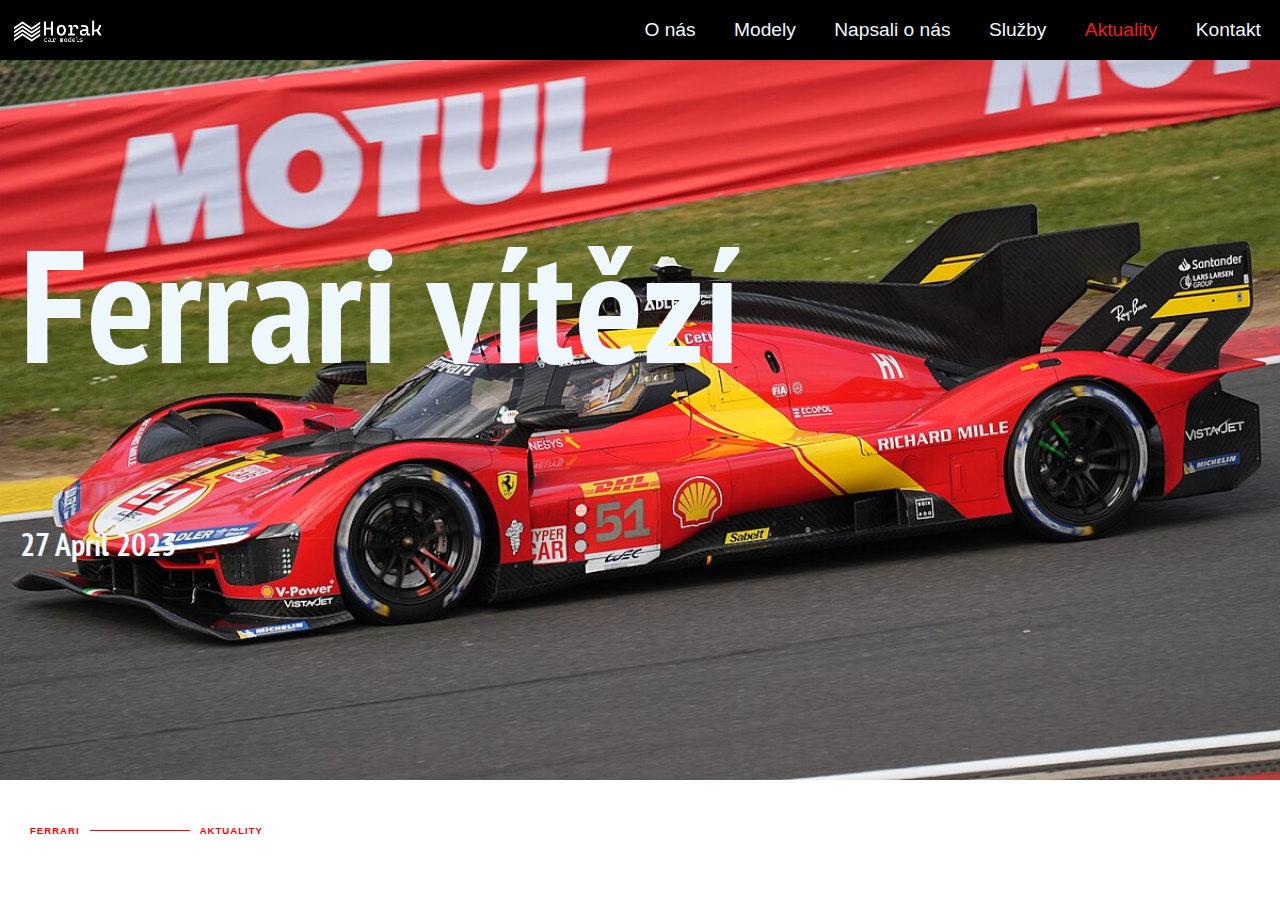
<file: aktuality.html>
<!DOCTYPE html>
<html lang="cs">
    <head>
        <meta charset="UTF-8">
        <meta name="viewport" content="width=device-width, initial-scale=1.0">
        <title>Napsali o nas</title>
        <link rel="stylesheet" href="stylenapsali.css">
        <link rel="stylesheet" href="style.css">
        
        <link rel="preconnect" href="https://fonts.googleapis.com">
        <link rel="preconnect" href="https://fonts.gstatic.com" crossorigin>
        
        <script src="https://unpkg.com/swiper/swiper-bundle.min.js"></script>
        <link href="https://fonts.googleapis.com/css2?family=PT+Sans+Narrow:wght@700&display=swap" rel="stylesheet">
    </head>
    <body>
        <nav class="menu">
            <div class="menu__header">
                <input type="checkbox" class="menu__checkbox" id="menu-checkbox">
                <label for="menu-checkbox" class="menu__toggler">Menu ☰</label>
                <!--  <div class="menu__logo"> -->
                <a href="/" class="menu__logo">
                    <img class="logo--img" src="tata-logo-bila-obdelnik mensi.png" alt="Logo">
                </a>
                <!--   </div> -->
            </div>
            <div class="menu__body">
                <ul class="menu__list">
                    <li class="menu__item">
                        <a class="menu__link active" href="/onas.html">O nás</a>
                    </li>
                    <li class="menu__item">
                        <a class="menu__link active" href="/modely.html">Modely</a>
                    </li>
                    <li class="menu__item">
                        <a class="menu__link active" href="/napsali.html">Napsali o nás</a>
                    </li>
                    <li class="menu__item">
                        <a class="menu__link active" href="/sluzby.html">Služby</a>
                    </li>
                    <li class="menu__item">
                        <a class="menu__link active" href="/aktuality.html">Aktuality</a>
                    </li>
                    <li class="menu__item">
                        <a class="menu__link active" href="/kontakt.html">Kontakt</a>
                    </li>
                </ul>
            </div>
        </nav>
        
        <!------------------------- image ---------------------->
        <!--  <div class="carousel__container"> -->
        <!-- </div> -->
        <div class="carousel-container">
            <div class="image__carousel">
                <img src="/images_aktual/2023_6_Hours_of_Spa-Francorchamps_Ferrari.jpg" alt="Your Image" class="image__content">
                <div class="headline__carousel">
                    <p class="headline__carousel--text">
                        Ferrari vítězí
                         </p>
                        <span class="headline__carousel--text--maly">27 April 2023</span>
                </div>
            </div>
        </div>
        <div class="text__form">
            <div class="text">
                <div class="Headline__chapter__A">
                    <div class="Chapter__chapter__1">
                        <strong class="Chapter__prefix" style="opacity: 1;">Ferrari</strong>
                        <span class="Chapter__line-caption">
                            <i style=""></i>
                        </span>
                        <strong style="opacity: 1;">Aktuality</strong>
                    </div>
                </div>
            </div>
        </div>
        <script src="style.js"></script>
    </body>
</html>
</file>
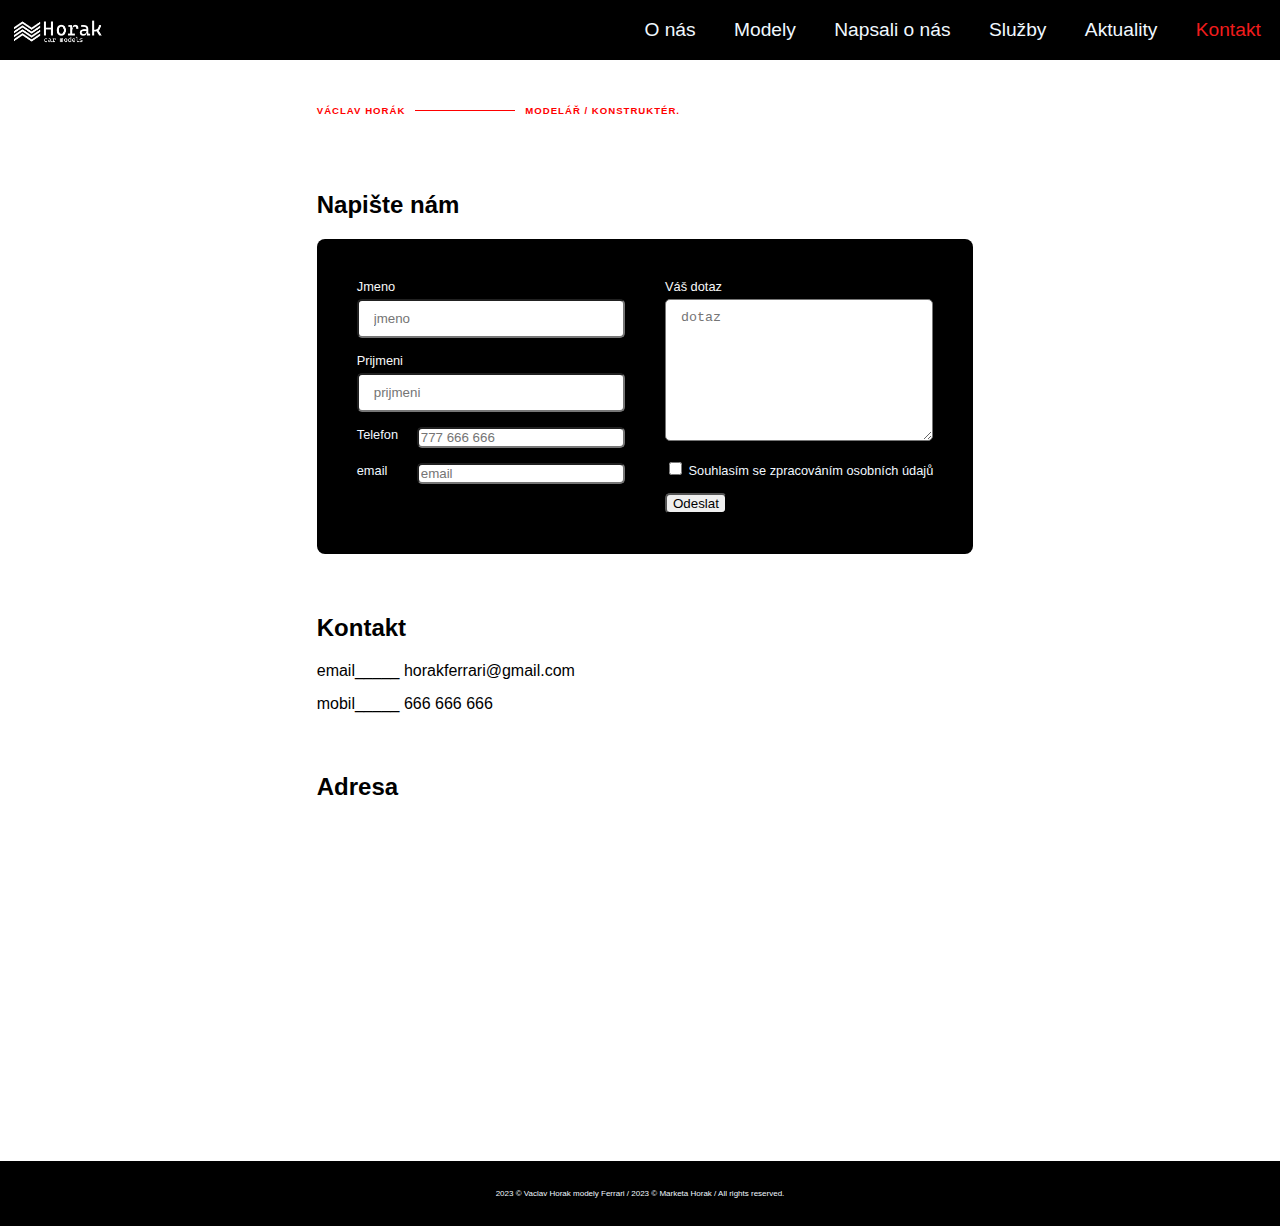
<file: kontakt.html>
<!DOCTYPE html>
<html lang="cs">
    <head>
        <meta charset="UTF-8">
        <meta name="viewport" content="width=device-width, initial-scale=1.0">
        <title>Kontakt</title>
        <link rel="stylesheet" href="stylekontakt.css">
        <link rel="stylesheet" href="style.css">
    </head>
    <body>
        <nav class="menu">
            <div class="menu__header">
                <input type="checkbox" class="menu__checkbox" id="menu-checkbox">
                <label for="menu-checkbox" class="menu__toggler">Menu ☰</label>
                <!--  <div class="menu__logo"> -->
                <a href="/" class="menu__logo">
                    <img class="logo--img" src="tata-logo-bila-obdelnik mensi.png" alt="Logo">
                </a>
                <!--   </div> -->
            </div>
            <div class="menu__body">
                <ul class="menu__list">
                    <li class="menu__item">
                        <a class="menu__link active" href="/onas.html">O nás</a>
                    </li>
                    <li class="menu__item">
                        <a class="menu__link active" href="/modely.html">Modely</a>
                    </li>
                    <li class="menu__item">
                        <a class="menu__link active" href="/napsali.html">Napsali o nás</a>
                    </li>
                    <li class="menu__item">
                        <a class="menu__link active" href="/sluzby.html">Služby</a>
                    </li>
                    <li class="menu__item">
                        <a class="menu__link active" href="/aktuality.html">Aktuality</a>
                    </li>
                    <li class="menu__item">
                        <a class="menu__link active" href="/kontakt.html">Kontakt</a>
                    </li>
                </ul>
            </div>
        </nav>
       
      
        <!-- <script>
		 	var checkbox = document.querySelector('.menu__checkbox');
			var list = document.querySelector('.menu__list');

			checkbox.addEventListener('change', function() {
   				if(this.checked) {
      		 list.classList.add('show');
  			 } else {
       		list.classList.remove('show');
  				 }
				});
        </script> -->
        
        <!-- ------------------------- headline ------------------------ -->
        <div class="text__form">
            <div class="text">
                <div class="Headline__chapter__A">
                    <div class="Chapter__chapter__1">
                        <strong class="Chapter__prefix" style="opacity: 1;">Václav Horák</strong>
                        <span class="Chapter__line-caption">
                            <i style=""></i>
                        </span>
                        <strong style="opacity: 1;">Modelář / Konstruktér.</strong>
                    </div>
                </div>
                <!-- ------------------------- form ------------------------ -->
                <h2 class="">Napište nám</h2>
                <form action="http://formular.itgirls.cz" method="post">
                    <div class="form__left">
                        <div class="skupinalabel">
                            <label for="jmeno">Jmeno</label>
                            <input
                                type="text"
                                name="jmeno"
                                id="jmeno"
                                placeholder="jmeno"
                            >
                        </div>
                        <div class="skupinalabel">
                            <label for="prijmeni">Prijmeni</label>
                            <input
                                type="text"
                                name="prijmeni"
                                id="prijmeni"
                                placeholder="prijmeni"
                            >
                        </div>
                        <div class="vedlesebe">
                            <label for="telefon">Telefon</label>
                            <input
                                type="number"
                                name="telefon"
                                id="telefon"
                                placeholder="777 666 666"
                            >
                        </div>
                        <div class="vedlesebe">
                            <label for="email">email</label>
                            <input
                                type="email"
                                name="email"
                                id="email"
                                placeholder="email"
                            >
                        </div>
                    </div>
                    <!-- ------------------------------- -->
                    <div class="form__right">
                        <div class="skupinalabel">
                            <label for="vzkaz">Váš dotaz</label>
                            <textarea
                                name="vzkaz"
                                id="vzkaz"
                                rows="8"
                                placeholder="dotaz"
                            ></textarea>
                        </div>
                        <div class="check">
                            <input
                                type="checkbox"
                                name="souhlas"
                                id="souhlas"
                                value="ANO"
                            >
                            <label for="souhlas">Souhlasím se zpracováním osobních údajů</label>
                        </div>
                        <div class="button">
                            <button type="submit" id="button">Odeslat</button>
                        </div>
                    </div>
                </form>
                <!--  <div class="zkouska">
                    <div class="form__image">
                        <img src="/images_kontakt/mapa_tata.png" alt="mapa_tata">
                    </div>
                </div> -->
                <h2>Kontakt</h2>
                <div class="form__email">email_____   horakferrari@gmail.com</div>
                <div class="form__email">mobil_____   666 666 666</div>
                <div class="zkouska">
                    <h2>Adresa</h2>
                    <div class="form__map">
                        <iframe
                            src="https://www.google.com/maps/embed?pb=!1m18!1m12!1m3!1d2561.9369156312057!2d14.3022307!3d50.0926692!2m3!1f0!2f0!3f0!3m2!1i1024!2i768!4f13.1!3m3!1m2!1s0x470bbfb100a7d9d9%3A0x543ee8b72fb478c8!2sNavig%C3%A1tor%C5%AF%20599%2F47%2C%20161%2000%20Praha%206-Liboc!5e0!3m2!1sen!2scz!4v1641615469539!5m2!1sen!2scz"
                            style="border: 0; width: 100%; height: 300px;"
                            allowfullscreen=""
                            loading="lazy"
                        ></iframe>
                    </div>
                </div>
            </div>
        </div>
        <!-- // ------------------------- footer ----------------------------------// -->
        <footer class="footer footer__kontakt">
            <p>
                2023 &copy; Vaclav Horak modely Ferrari / 2023 &copy; Marketa Horak
                <!-- <br> -->
                / 
            All rights reserved.
            </p>
        </footer>
        <script src="style.js"></script>
    </body>
</html>
</file>
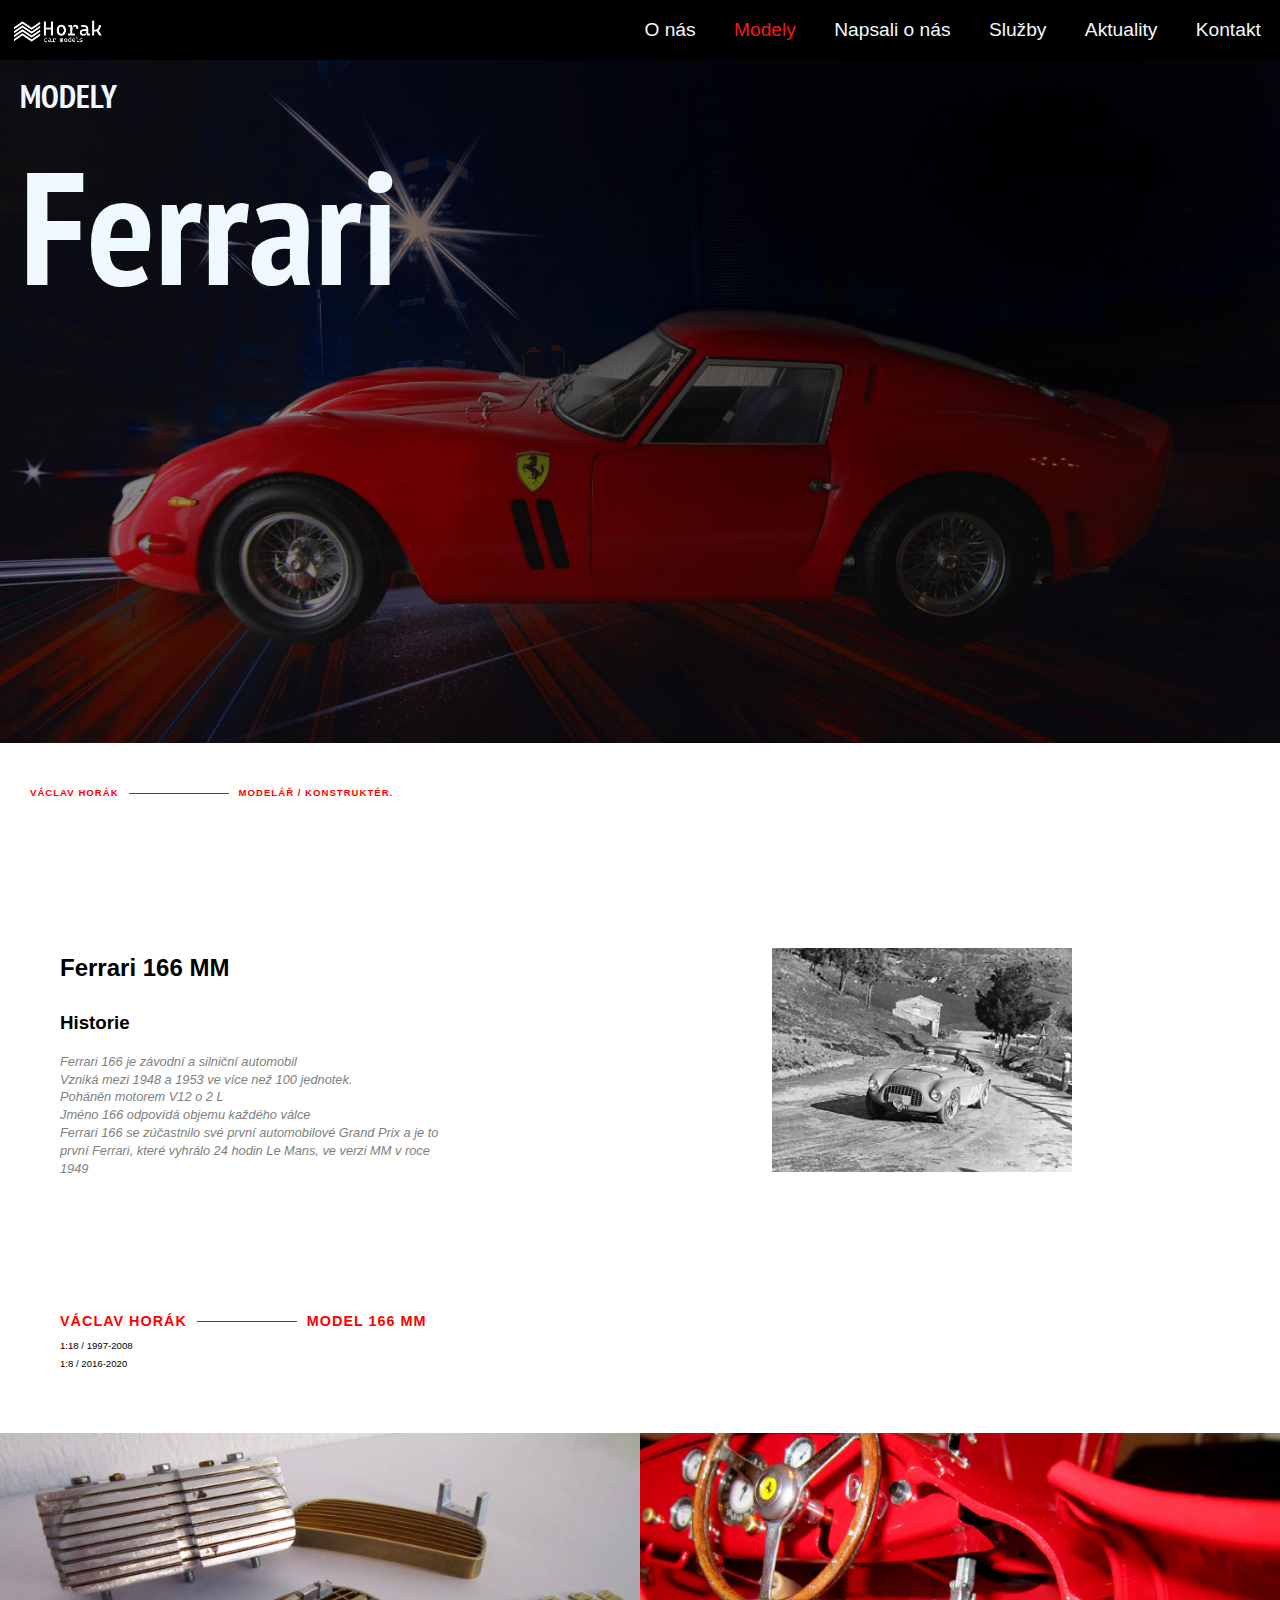
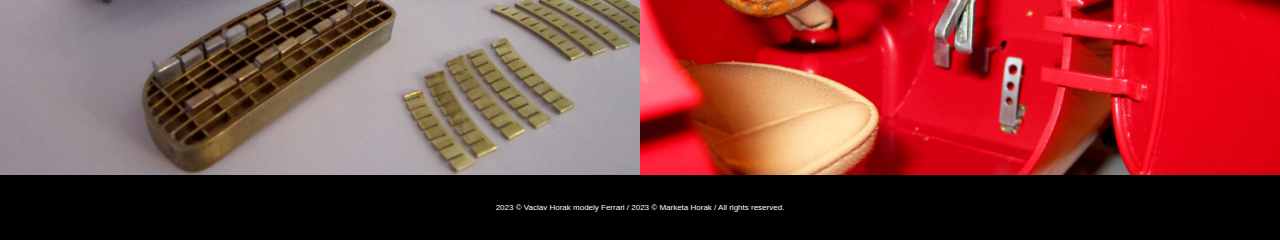
<file: modely.html>
<!DOCTYPE html>
<html lang="cs">
    <head>
        <meta charset="UTF-8">
        <meta name="viewport" content="width=device-width, initial-scale=1.0">
        <title>Napsali o nas</title>
        <link rel="stylesheet" href="stylenapsali.css">
        <link rel="stylesheet" href="stylemodely.css">
        <link rel="stylesheet" href="style.css">
        <link rel="preconnect" href="https://fonts.googleapis.com">
        <link rel="preconnect" href="https://fonts.gstatic.com" crossorigin>
        <script src="https://unpkg.com/swiper/swiper-bundle.min.js"></script>
        <link href="https://fonts.googleapis.com/css2?family=PT+Sans+Narrow:wght@700&display=swap" rel="stylesheet">
    </head>
    <body>
        <nav class="menu">
            <div class="menu__header">
                <input type="checkbox" class="menu__checkbox" id="menu-checkbox">
                <label for="menu-checkbox" class="menu__toggler">Menu ☰</label>
                <!--  <div class="menu__logo"> -->
                <a href="/" class="menu__logo">
                    <img class="logo--img" src="tata-logo-bila-obdelnik mensi.png" alt="Logo">
                </a>
                <!--   </div> -->
            </div>
            <div class="menu__body">
                <ul class="menu__list">
                    <li class="menu__item">
                        <a class="menu__link active" href="/onas.html">O nás</a>
                    </li>
                    <li class="menu__item">
                        <a class="menu__link active" href="/modely.html">Modely</a>
                    </li>
                    <li class="menu__item">
                        <a class="menu__link active" href="/napsali.html">Napsali o nás</a>
                    </li>
                    <li class="menu__item">
                        <a class="menu__link active" href="/sluzby.html">Služby</a>
                    </li>
                    <li class="menu__item">
                        <a class="menu__link active" href="/aktuality.html">Aktuality</a>
                    </li>
                    <li class="menu__item">
                        <a class="menu__link active" href="/kontakt.html">Kontakt</a>
                    </li>
                </ul>
            </div>
        </nav>
        <script>
            document.addEventListener('DOMContentLoaded', function() {
                var checkbox = document.querySelector('.menu__checkbox');
                var list = document.querySelector('.menu__list');
            
                checkbox.addEventListener('change', function() {
                    if (this.checked) {
                        list.classList.add('show');
                    } else {
                        list.classList.remove('show');
                    }
                });
            
                // Get the current page URL
                var currentURL = window.location.pathname;
            
                // Find the corresponding menu item and add the 'active' class
                var menuLinks = document.querySelectorAll('.menu__link');
                menuLinks.forEach(function(link) {
                    if (link.getAttribute('href') === currentURL) {
                        link.classList.add('active');
                    }
                });
            });
        </script>
        <!------------------------- image ---------------------->
        <!--  <div class="carousel__container"> -->
        <!-- </div> -->
        <div class="carousel-container">
            <div class="image__carousel">
                <img src="/images_modely/166_carousel_tmavy.jpg" alt="Your Image" class="image__content">
                <div class="headline__carousel">
                    <span class="headline__carousel--text--maly ">MODELY</span>
                    <p class="headline__carousel--text modely__headline__carousel--text">
                        Ferrari
                        <!-- <br> -->
                    </p>
                </div>
            </div>
        </div>
        <div class="text__form">
            <div class="text">
                <div class="Headline__chapter__A">
                    <div class="Chapter__chapter__1">
                        <strong class="Chapter__prefix" style="opacity: 1;">Václav Horák</strong>
                        <span class="Chapter__line-caption">
                            <i style=""></i>
                        </span>
                        <strong style="opacity: 1;">Modelář / Konstruktér.</strong>
                    </div>
                </div>
            </div>
        </div>


        <!--  // ------------------------------ modely ------------------------------------ -->
        <div class="container__modely--modely">
            <div class="text--modely">
                
                <div class="Headline__chapter__A">
                    <div class="model--title--text"><h2>Ferrari 166 MM</h2></div>
                   
                </div>
               
                <h3 class="text__title">Historie</h3>
                <p class="text__content">
                    
                    Ferrari 166 je závodní a silniční automobil 
                    <br>
                    Vzniká mezi 1948 a 1953 ve více než 100 jednotek.
                    <br>
                    Poháněn motorem V12 o 2 L
                    <br>
                    Jméno 166 odpovídá objemu každého válce
                    <br>
                    Ferrari 166 se zúčastnilo své první automobilové Grand Prix a
                
                    je to první Ferrari, které vyhrálo 24 hodin Le Mans, ve verzi MM v roce 1949
                    <br>
                </p>
            </div>
             <!-- image -->
            <div class="image--modely">
               
                <img src="/images_modely/1952-166MM.jpg" alt="Your Image" class="image__content--modely">
            </div>
        </div>

        <div class="text__form">
            <div class="text__modely--horak">
                <div class="Headline__chapter__A">
                    <div class="Chapter__chapter__1--modely">
                        <strong class="Chapter__prefix" style="opacity: 1;">Václav Horák</strong>
                        <span class="Chapter__line-caption">
                            <i style=""></i>
                        </span>
                        <strong style="opacity: 1;">MODEL 166 MM</strong>
                    </div>
                    <div class="chaper__year">1:18 / 1997-2008 </div>
                    <div class="chaper__year">1:8 / 2016-2020</div>
                </div>
            </div>
        </div>
        <div class="images__nexttoeach">
            <div class="image">
                <img src="/images_modely/1952-166MM_1.jpg" alt="Your Image" class="image__content">
            </div>
            <div class="image">
                <img src="/images_modely/1952-166MM_2.jpg" alt="Your Image" class="image__content">
            </div>
            
        </div>
        <footer class="footer">
            <p>
                2023 &copy; Vaclav Horak modely Ferrari / 2023 &copy; Marketa Horak
                <!-- <br> -->
                / 
            All rights reserved.
            </p>
        </footer>
        <script src="style.js"></script>
    </body>
</html>
</file>
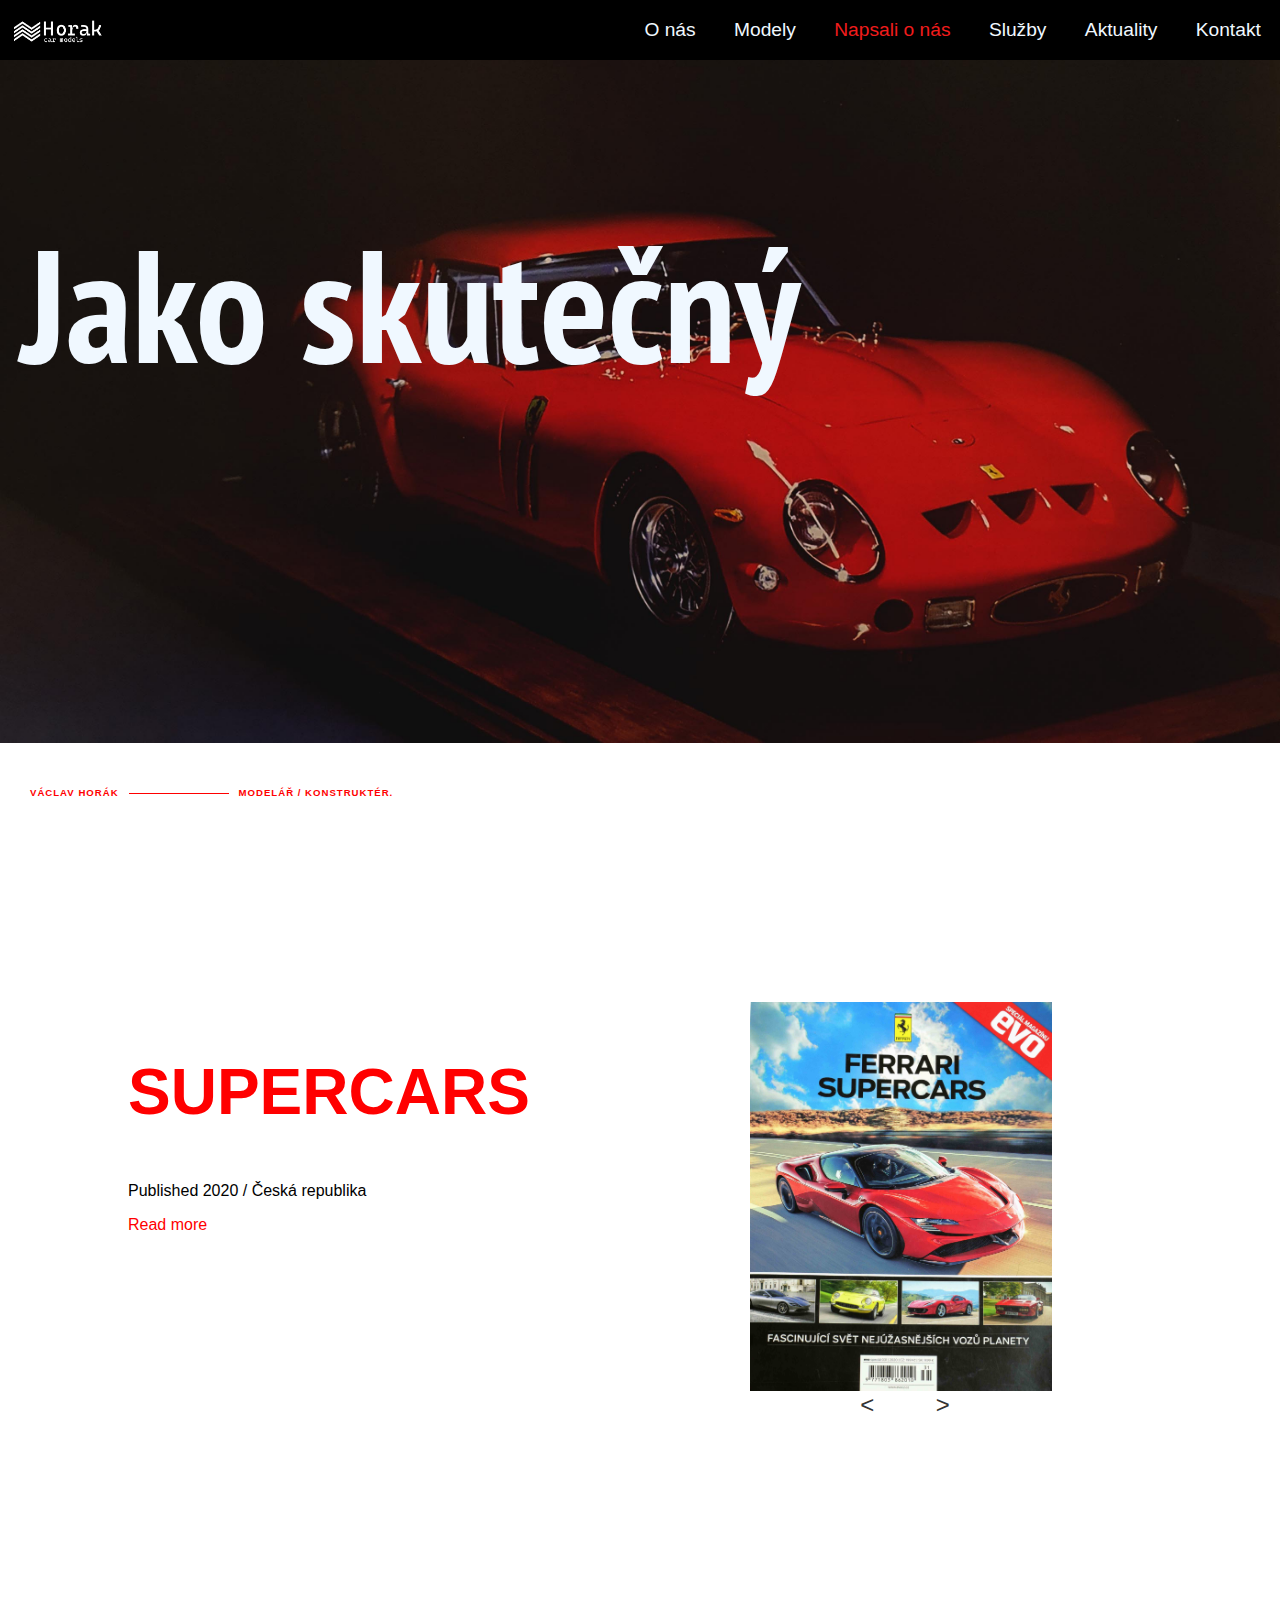
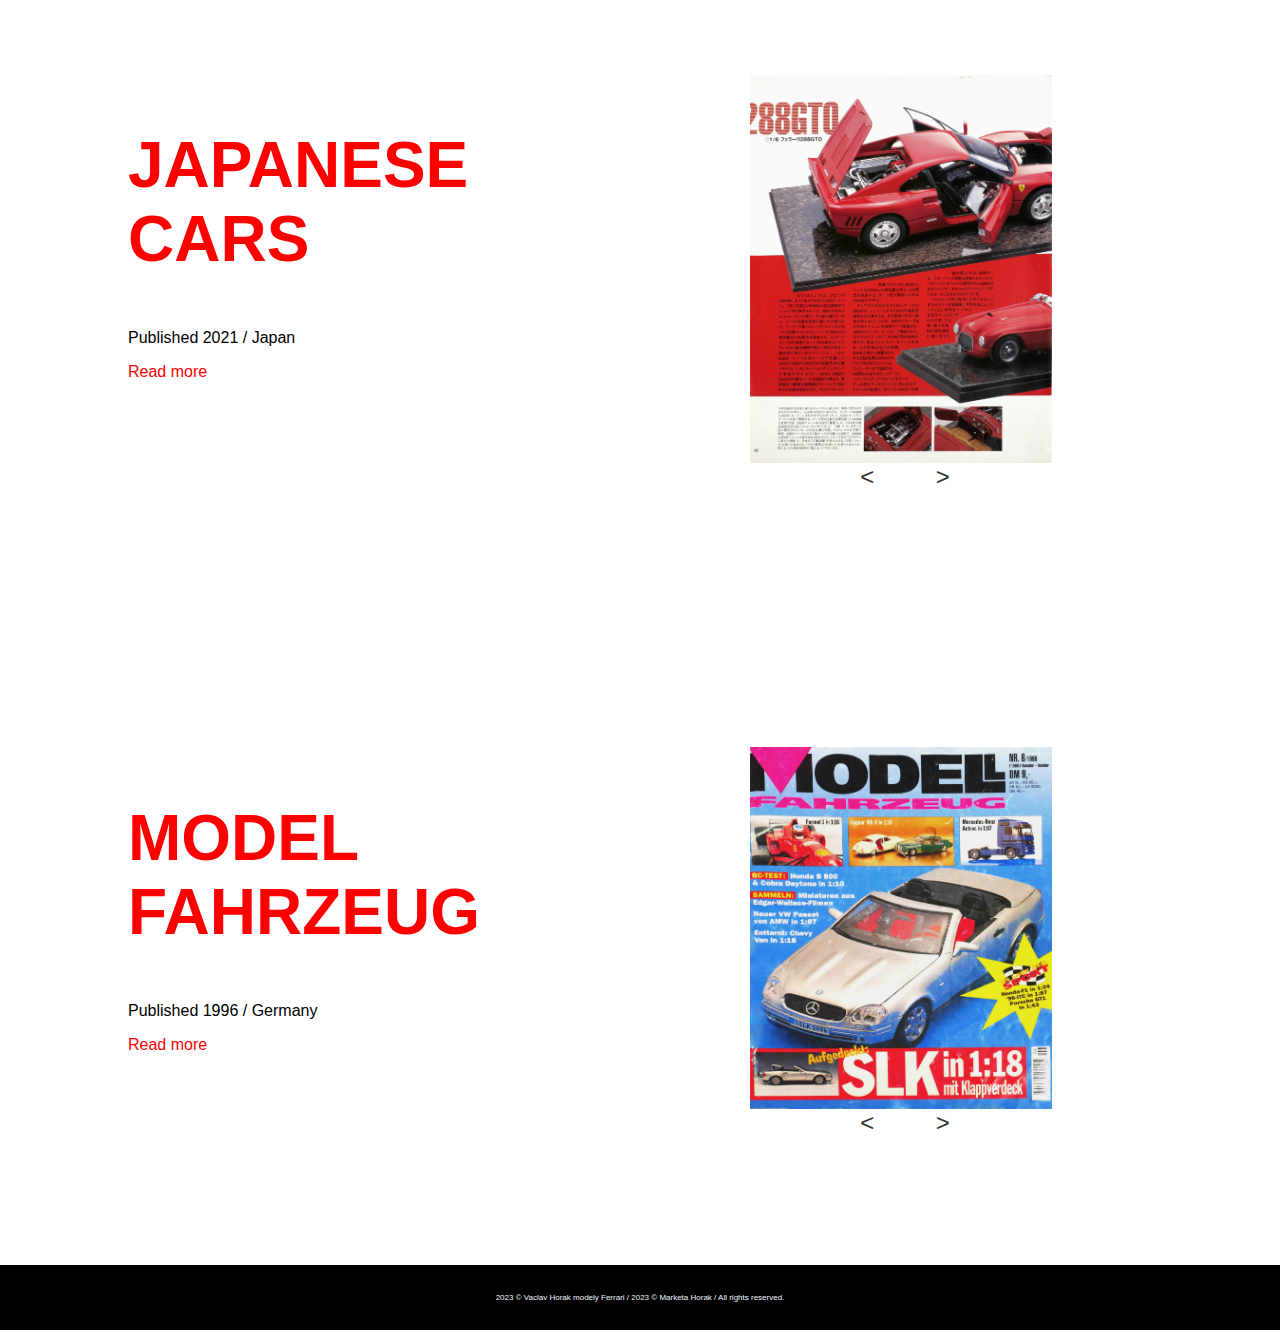
<file: napsali.html>
<!DOCTYPE html>
<html lang="cs">
    <head>
        <meta charset="UTF-8">
        <meta name="viewport" content="width=device-width, initial-scale=1.0">
        <title>Napsali o nas</title>
        <link rel="stylesheet" href="stylenapsali.css">
        <link rel="stylesheet" href="style.css">
        <link rel="preconnect" href="https://fonts.googleapis.com">
        <link rel="preconnect" href="https://fonts.gstatic.com" crossorigin>
        <script src="https://unpkg.com/swiper/swiper-bundle.min.js"></script>
        <link href="https://fonts.googleapis.com/css2?family=PT+Sans+Narrow:wght@700&display=swap" rel="stylesheet">
    </head>
    <body>
        <nav class="menu">
            <div class="menu__header">
                <input type="checkbox" class="menu__checkbox" id="menu-checkbox">
                <label for="menu-checkbox" class="menu__toggler">Menu ☰</label>
                <!--  <div class="menu__logo"> -->
                <a href="/" class="menu__logo">
                    <img class="logo--img" src="tata-logo-bila-obdelnik mensi.png" alt="Logo">
                </a>
                <!--   </div> -->
            </div>
            <div class="menu__body">
                <ul class="menu__list">
                    <li class="menu__item">
                        <a class="menu__link active" href="/onas.html">O nás</a>
                    </li>
                    <li class="menu__item">
                        <a class="menu__link active" href="/modely.html">Modely</a>
                    </li>
                    <li class="menu__item">
                        <a class="menu__link active" href="/napsali.html">Napsali o nás</a>
                    </li>
                    <li class="menu__item">
                        <a class="menu__link active" href="/sluzby.html">Služby</a>
                    </li>
                    <li class="menu__item">
                        <a class="menu__link active" href="/aktuality.html">Aktuality</a>
                    </li>
                    <li class="menu__item">
                        <a class="menu__link active" href="/kontakt.html">Kontakt</a>
                    </li>
                </ul>
            </div>
        </nav>
        <script>
            document.addEventListener('DOMContentLoaded', function() {
                var checkbox = document.querySelector('.menu__checkbox');
                var list = document.querySelector('.menu__list');
            
                checkbox.addEventListener('change', function() {
                    if (this.checked) {
                        list.classList.add('show');
                    } else {
                        list.classList.remove('show');
                    }
                });
            
                // Get the current page URL
                var currentURL = window.location.pathname;
            
                // Find the corresponding menu item and add the 'active' class
                var menuLinks = document.querySelectorAll('.menu__link');
                menuLinks.forEach(function(link) {
                    if (link.getAttribute('href') === currentURL) {
                        link.classList.add('active');
                    }
                });
            });
            </script>
        <!------------------------- image ---------------------->
        <!--  <div class="carousel__container"> -->
        <!-- </div> -->
        <div class="carousel-container">
            <div class="image__carousel">
                <img src="/images_napsali/auto_1.jpg" alt="Your Image" class="image__content">
                <div class="headline__carousel">
                    <p class="headline__carousel--text">
                        Jako
                        <!-- <br> --> skutečný</p>
                </div>
            </div>
        </div>
        <div class="text__form">
            <div class="text">
                <div class="Headline__chapter__A">
                    <div class="Chapter__chapter__1">
                        <strong class="Chapter__prefix" style="opacity: 1;">Václav Horák</strong>
                        <span class="Chapter__line-caption">
                            <i style=""></i>
                        </span>
                        <strong style="opacity: 1;">Modelář / Konstruktér.</strong>
                    </div>
                </div>
            </div>
        </div>
        <!------------------------- flex text a obr ---------------------->
        <div class="swiper-container">
            <div class="swiper-wrapper">
                <div class="swiper-slide">
                    <div class="swiper--content">
                        <div class="swiper--text">
                            <h2>SUPERCARS</h2>
                            <p>Published 2020 / Česká republika</p>
                            <a href="https:/" target="_blank">Read more</a>
                        </div>
                        <div class="swiper--image">
                            <img id="swiperImage" src="images_napsali/ferrarisc.jpg" alt="Slide 1">
                            <div class="button-change--container">
                                <div class="image-change-button prev" onclick="changeImage('prev')">&lt;&nbsp;&nbsp;&nbsp;&nbsp;</div>
                                <div></div>
                                <div class="image-change-button next" onclick="changeImage('next')">&nbsp;&nbsp;&nbsp;&nbsp;&gt;</div>
                            </div>
                        </div>
                    </div>
                    <!-- Add more slides as needed -->
                </div>
                <div class="swiper-pagination"></div>
                <div class="swiper-button-next"></div>
                <div class="swiper-button-prev"></div>
            </div>
        </div>
        <script>
            var swiper = new Swiper('.swiper-container', {
        slidesPerView: 1,
        spaceBetween: 0,
        navigation: {
            nextEl: '.swiper-button-next',
            prevEl: '.swiper-button-prev',
        },
        pagination: {
            el: '.swiper-pagination',
            clickable: true,
        },
    });

    var images = [
        "images_napsali/ferrarisc.jpg",
        "images_napsali/1.jpg",
        "images_napsali/2a.jpg", 
        "images_napsali/3.jpg",
       
    ];

    var currentImageIndex = 0;

    // Function to change the image
    function changeImage(direction) {
        if (direction === 'next') {
            currentImageIndex = (currentImageIndex + 1) % images.length;
        } else {
            currentImageIndex = (currentImageIndex - 1 + images.length) % images.length;
        }

        var nextImage = images[currentImageIndex];
        document.getElementById('swiperImage').src = nextImage;
    }
        </script>
        <!------------------------- SWIPER 2--------------------->
        <div class="swiper-container2">
            <div class="swiper-wrapper">
                <div class="swiper-slide">
                    <div class="swiper--content">
                        <div class="swiper--text">
                            <h2>JAPANESE CARS</h2>
                            <p>Published 2021 / Japan</p>
                            <a href="https:/" target="_blank">Read more</a>
                        </div>
                        <div class="swiper--image">
                            <img id="swiperImage2" src="images_napsali/1japa.jpg" alt="Slide 1">
                            <div class="button-change--container2">
                                <div class="image-change-button2 prev" onclick="changeImage2('prev')">&lt;&nbsp;&nbsp;&nbsp;&nbsp;</div>
                                <div></div>
                                <div class="image-change-button2 next" onclick="changeImage2('next')">&nbsp;&nbsp;&nbsp;&nbsp;&gt;</div>
                            </div>
                        </div>
                    </div>
                    <!-- Add more slides as needed -->
                </div>
                <div class="swiper-pagination"></div>
                <div class="swiper-button-next"></div>
                <div class="swiper-button-prev"></div>
            </div>
        </div>
        <script>
        var swiper2 = new Swiper('.swiper-container2',  {
        slidesPerView: 1,
        spaceBetween: 0,
        navigation: {
            nextEl: '.swiper-button-next',
            prevEl: '.swiper-button-prev',
        },
        pagination: {
            el: '.swiper-pagination',
            clickable: true,
        },
    });

    var images2 = [
        "images_napsali/1japa.jpg",
        "images_napsali/2japa.jpg",
        "images_napsali/3japa.jpg",
        
    ];

    var currentImageIndex2 = 0;

// Function to change the image for the second slider
function changeImage2(direction) {
    if (direction === 'next') {
        currentImageIndex2 = (currentImageIndex2 + 1) % images2.length;
    } else {
        currentImageIndex2 = (currentImageIndex2 - 1 + images2.length) % images2.length;
    }

    var nextImage2 = images2[currentImageIndex2];
    document.getElementById('swiperImage2').src = nextImage2;
}
        </script>



      <!------------------------- SWIPER 3--------------------->
      <div class="swiper-container3">
        <div class="swiper-wrapper">
            <div class="swiper-slide">
                <div class="swiper--content">
                    <div class="swiper--text">
                        <h2>MODEL FAHRZEUG</h2>
                        <p>Published 1996 / Germany</p>
                        <a href="https:/" target="_blank">Read more</a>
                    </div>
                    <div class="swiper--image">
                        <img id="swiperImage3" src="images_napsali/modelF.jpg" alt="Slide 1">
                        <div class="button-change--container2">
                            <div class="image-change-button2 prev" onclick="changeImage3('prev')">&lt;&nbsp;&nbsp;&nbsp;&nbsp;</div>
                            <div></div>
                            <div class="image-change-button2 next" onclick="changeImage3('next')">&nbsp;&nbsp;&nbsp;&nbsp;&gt;</div>
                        </div>
                    </div>
                </div>
                <!-- Add more slides as needed -->
            </div>
            <div class="swiper-pagination"></div>
            <div class="swiper-button-next"></div>
            <div class="swiper-button-prev"></div>
        </div>
    </div>
    <script>
    var swiper3 = new Swiper('.swiper-container3',  {
    slidesPerView: 1,
    spaceBetween: 0,
    navigation: {
        nextEl: '.swiper-button-next',
        prevEl: '.swiper-button-prev',
    },
    pagination: {
        el: '.swiper-pagination',
        clickable: true,
    },
});

var images3 = [
    "images_napsali/modelF.jpg",
    "images_napsali/modelF1.jpg",
    "images_napsali/modelF2.jpg",

    
];

var currentImageIndex2 = 0;

// Function to change the image for the second slider
function changeImage3(direction) {
    if (direction === 'next') {
        currentImageIndex2 = (currentImageIndex2 + 1) % images3.length;
    } else {
        currentImageIndex2 = (currentImageIndex2 - 1 + images3.length) % images3.length;
    }

    var nextImage3 = images3[currentImageIndex2];
    document.getElementById('swiperImage3').src = nextImage3;
}
    </script>
        <!-- // ------------------------- footer ----------------------------------// -->
        <footer class="footer footer__kontakt">
            <p>
                2023 &copy; Vaclav Horak modely Ferrari / 2023 &copy; Marketa Horak
                <!-- <br> -->
                / 
                All rights reserved.
            </p>
        </footer>
        <script src="style.js"></script>
    </body>
</html>
</file>
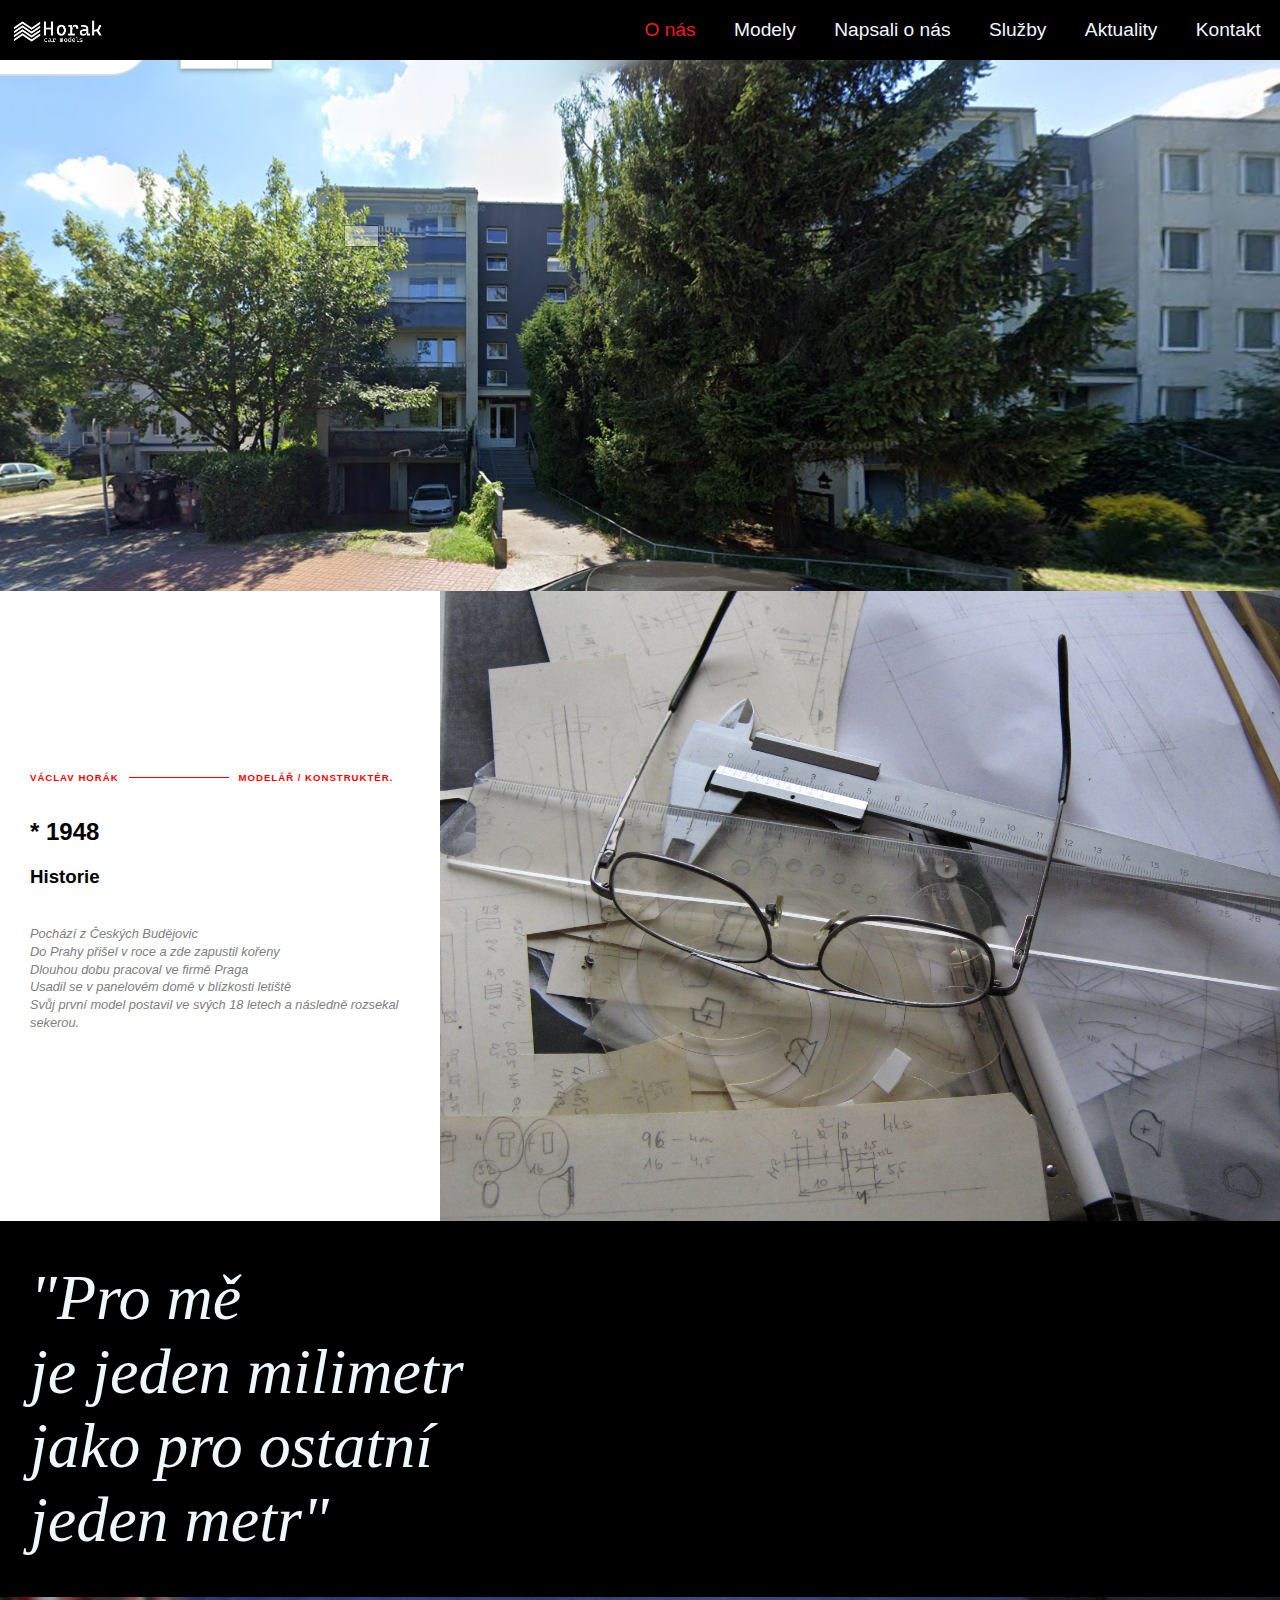
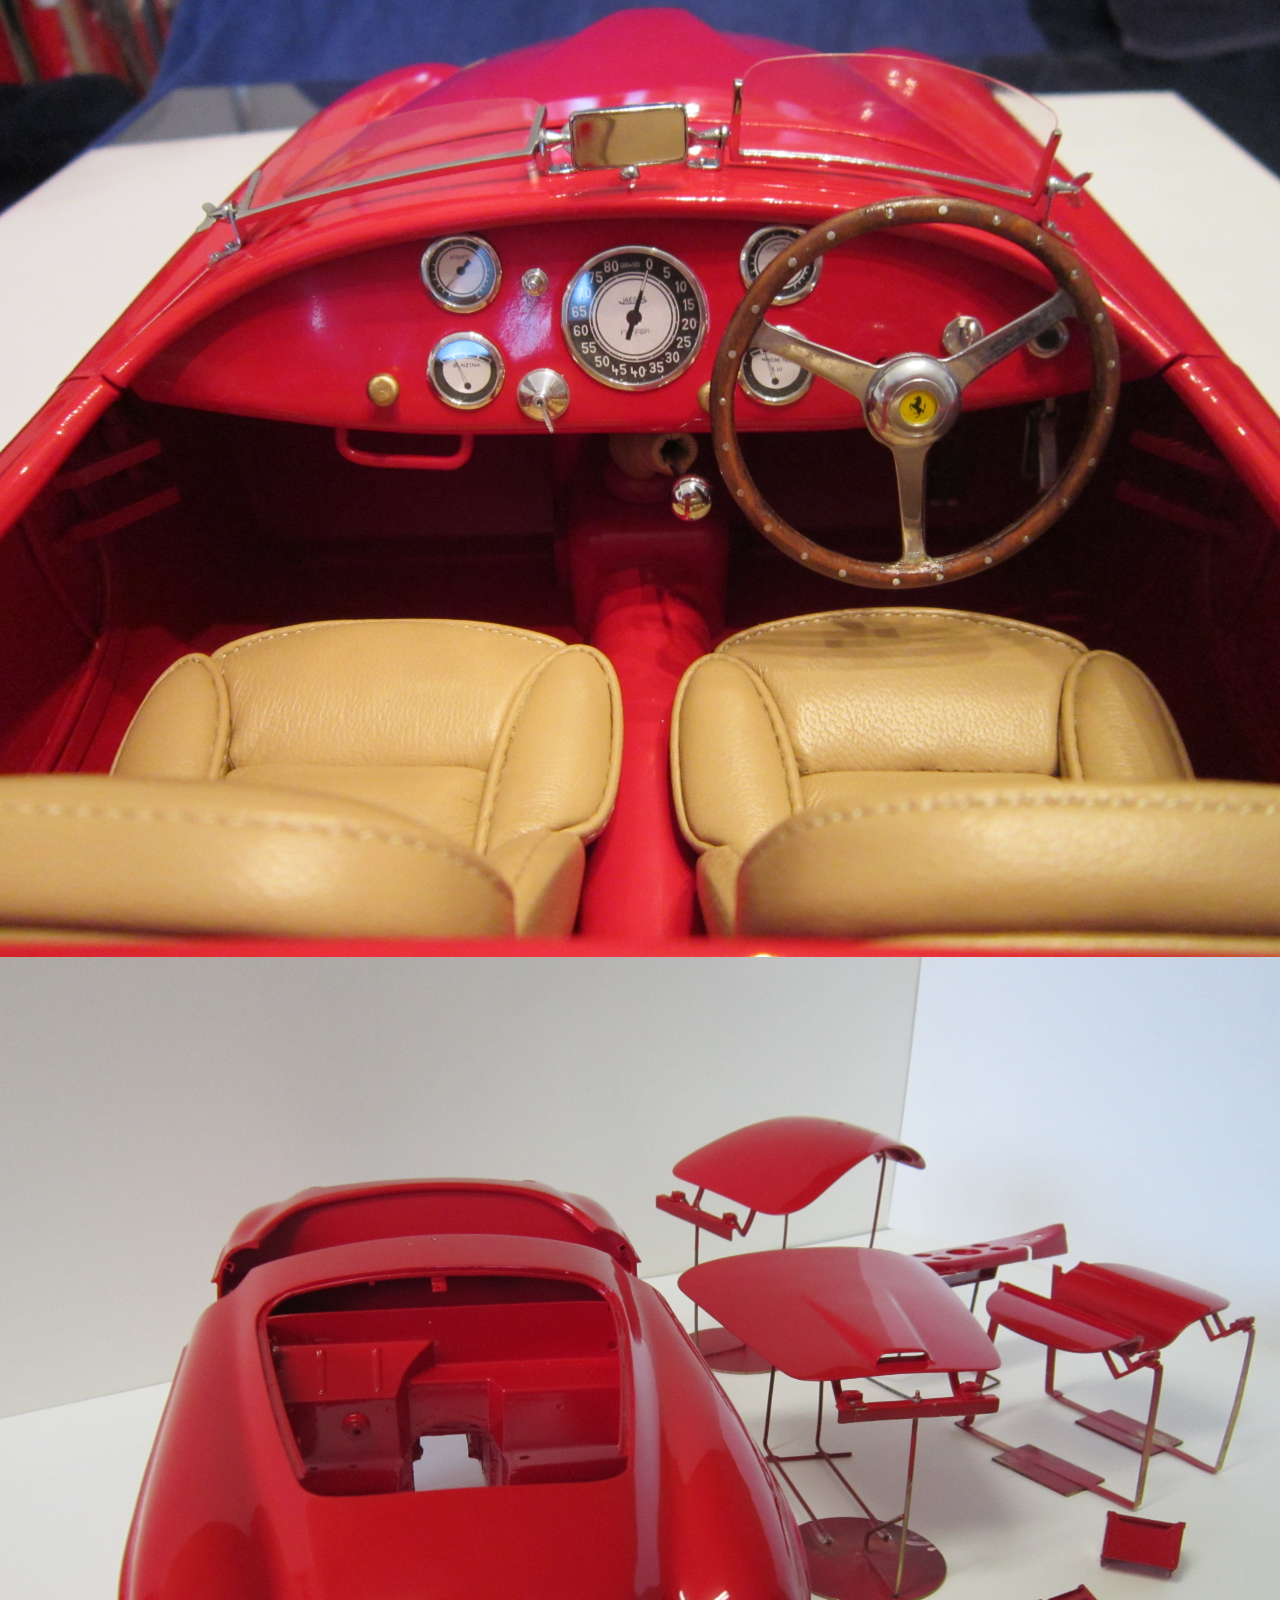
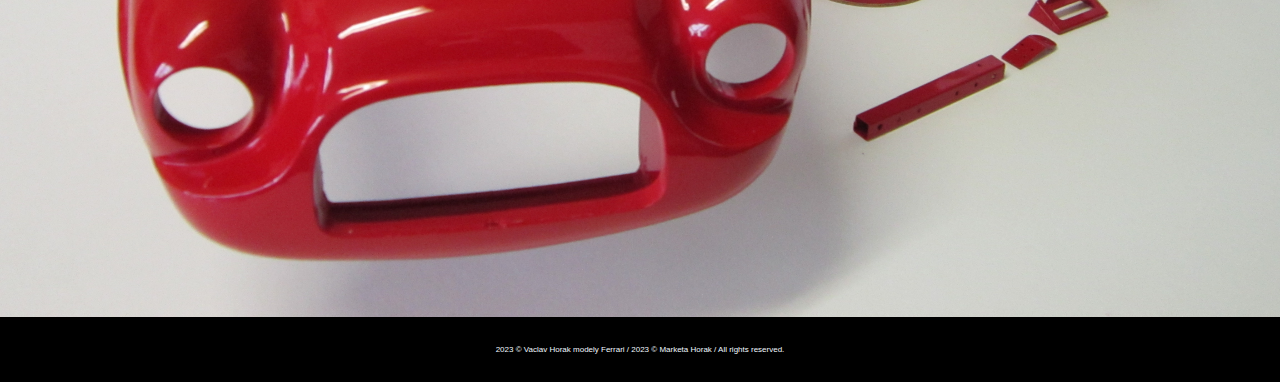
<file: onas.html>
<!DOCTYPE html>
<html lang="en">
    <head>
        <meta charset="UTF-8">
        <meta name="viewport" content="width=device-width, initial-scale=1.0">
        <title>Hamburger menu</title>
        <link rel="stylesheet" href="style.css">
        <link rel="stylesheet" href="stylecarousel.css">
        <link rel="stylesheet" href="stylevideo.css">
        <link rel="stylesheet" href="styleonas.css">
    </head>
    <body>
        <nav class="menu">
            <div class="menu__header">
                <input type="checkbox" class="menu__checkbox" id="menu-checkbox">
                <label for="menu-checkbox" class="menu__toggler">Menu ☰</label>
                <!--  <div class="menu__logo"> -->
                <a href="/" class="menu__logo">
                    <img class="logo--img" src="tata-logo-bila-obdelnik mensi.png" alt="Logo">
                </a>
                <!--   </div> -->
            </div>
            <div class="menu__body">
                <ul class="menu__list">
                    <li class="menu__item">
                        <a class="menu__link active" href="/onas.html">O nás</a>
                    </li>
                    <li class="menu__item">
                        <a class="menu__link active" href="/modely.html">Modely</a>
                    </li>
                    <li class="menu__item">
                        <a class="menu__link active" href="/napsali.html">Napsali o nás</a>
                    </li>
                    <li class="menu__item">
                        <a class="menu__link active" href="/sluzby.html">Služby</a>
                    </li>
                    <li class="menu__item">
                        <a class="menu__link active" href="/aktuality.html">Aktuality</a>
                    </li>
                    <li class="menu__item">
                        <a class="menu__link active" href="/kontakt.html">Kontakt</a>
                    </li>
                </ul>
            </div>
        </nav>
        <script>
			var checkbox = document.querySelector('.menu__checkbox');
			var list = document.querySelector('.menu__list');

			checkbox.addEventListener('change', function() {
   				if(this.checked) {
      		 list.classList.add('show');
  			 } else {
       		list.classList.remove('show');
  				 }
				});
        </script>
        <!------------------------- image ---------------------->
        <div class="image">
            <img src="/images_onas/dedina.png" alt="Your Image" class="image__content">
        </div>
        
        <!-----------------  section  modely a text vedle sebe flex pod sebou --------------- -->
        <div class="container__modely">
            <div class="text">
                <div class="Headline__chapter__A">
                    <div class="Chapter__chapter__1">
                        <strong class="Chapter__prefix" style="opacity: 1;">Václav Horák</strong>
                        <span class="Chapter__line-caption">
                            <i style=""></i>
                        </span>
                        <strong style="opacity: 1;">Modelář / Konstruktér.</strong>
                    </div>
                </div>
                <h2 class="text__title">* 1948</h2>
                <h3 class="text__title">Historie</h3>
                <p class="text__content">
                    <br>
                    Pochází z Českých Budějovic
                    <br>
                    Do Prahy přišel v roce a zde zapustil kořeny
                    <br>
                    Dlouhou dobu pracoval ve firmě Praga
                    <br>
                    Usadil se v panelovém domě v blízkosti letiště
                    <br>
                    Svůj první model postavil ve svých 18 letech a následně rozsekal sekerou.
                    <br>
                </p>
            </div>
            <div class="image">
                <!-- image -->
                <img src="/images_onas/dilna3.jpg" alt="Your Image" class="image__content">
            </div>
        </div>
        <div class="citace">
            "Pro mě
            <br>je jeden milimetr
            <br> jako pro ostatní
            <br>
            jeden metr"
        </div>
        <div class="image">
            <!-- image -->
            <img src="/images_onas/166_0463.JPG" alt="Your Image" class="image__content">
        </div>
        <div class="image">
            <!-- image -->
            <img src="/images_onas/166onas.JPG" alt="Your Image" class="image__content">
        </div>
        <!--    <main style="min-height: 100vh; background: rgb(0, 0, 0);"></main> -->
        <footer class="footer">
            <p>
                2023 &copy; Vaclav Horak modely Ferrari / 2023 &copy; Marketa Horak
                <!-- <br> -->
                / 
        All rights reserved.
            </p>
        </footer>
        <script src="style.js"></script>
    </body>
</html>
</file>
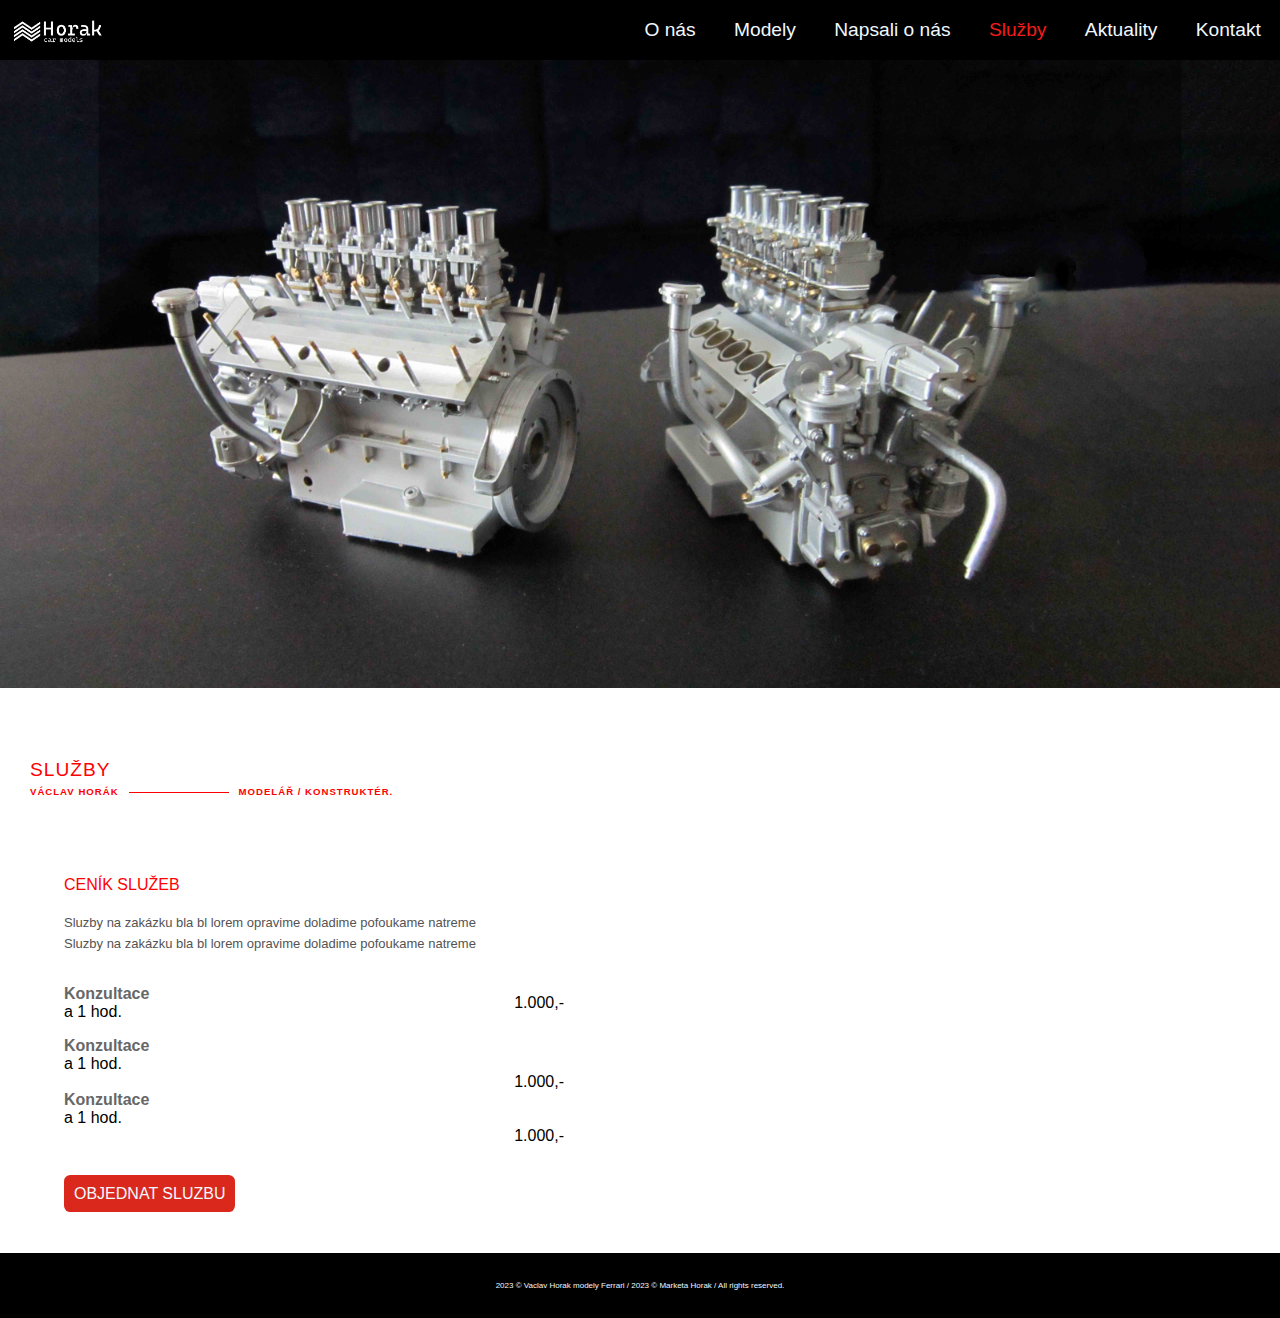
<file: sluzby.html>
<!DOCTYPE html>
<html lang="en">
    <head>
        <meta charset="UTF-8">
        <meta name="viewport" content="width=device-width, initial-scale=1.0">
        <title>Sluzby</title>
        <link rel="stylesheet" href="style.css">
        <link rel="stylesheet" href="stylesluzby.css">
 
    </head>
    <body>
        <nav class="menu">
            <div class="menu__header">
                <input type="checkbox" class="menu__checkbox" id="menu-checkbox">
                <label for="menu-checkbox" class="menu__toggler">Menu ☰</label>
                <!--  <div class="menu__logo"> -->
                <a href="/" class="menu__logo">
                    <img class="logo--img" src="tata-logo-bila-obdelnik mensi.png" alt="Logo">
                </a>
                <!--   </div> -->
            </div>
            <div class="menu__body">
                <ul class="menu__list">
                    <li class="menu__item">
                        <a class="menu__link active" href="/onas.html">O nás</a>
                    </li>
                    <li class="menu__item">
                        <a class="menu__link active" href="/modely.html">Modely</a>
                    </li>
                    <li class="menu__item">
                        <a class="menu__link active" href="/napsali.html">Napsali o nás</a>
                    </li>
                    <li class="menu__item">
                        <a class="menu__link active" href="/sluzby.html">Služby</a>
                    </li>
                    <li class="menu__item">
                        <a class="menu__link active" href="/aktuality.html">Aktuality</a>
                    </li>
                    <li class="menu__item">
                        <a class="menu__link active" href="/kontakt.html">Kontakt</a>
                    </li>
                </ul>
            </div>
        </nav>

      <!--   <script>
            document.addEventListener('DOMContentLoaded', function() {
                var checkbox = document.querySelector('.menu__checkbox');
                var list = document.querySelector('.menu__list');
            
                checkbox.addEventListener('change', function() {
                    if (this.checked) {
                        list.classList.add('show');
                    } else {
                        list.classList.remove('show');
                    }
                });
            
                // Get the current page URL
                var currentURL = window.location.pathname;
            
                // Find the corresponding menu item and add the 'active' class
                var menuLinks = document.querySelectorAll('.menu__link');
                menuLinks.forEach(function(link) {
                    if (link.getAttribute('href') === currentURL) {
                        link.classList.add('active');
                    }
                });
            });
            </script> -->
        <!-- ----------------------------img ---------------------------- -->
        <div class="image">
            <img src="/images_sluzby/IMG_0178 kopie.jpg" alt="Your Image" class="image__content">
        </div>
        <!-- ----------------------------cenik ---------------------------- -->
        <div class="text">
            <div class="Section__title-cenik">SLUŽBY</div>
            <div class="Headline__chapter__A">
                <div class="Chapter__chapter__1">
                    <strong class="Chapter__prefix" style="opacity: 1;">Václav Horák</strong>
                    <span class="Chapter__line-caption">
                        <i style=""></i>
                    </span>
                    <strong style="opacity: 1;">Modelář / Konstruktér.</strong>
                </div>
            </div>
        </div>
        <div class="container__wrapper">
            <div class="description__section">
                <div class="description__subtitle">
                    CENÍK SLUŽEB
                    <!-- &amp; -->
                </div>
                <div class="description__description">
                    Sluzby na zakázku bla bl lorem opravime doladime pofoukame natreme
                    <br>
                    Sluzby na zakázku bla bl lorem opravime doladime pofoukame natreme
                </div>
            </div>

            <div class="prices__section">
                <div class="prices__cell">
                    <div class="cell--left">
                        <div class="left--description">Konzultace</div>
                        <div class="left--time">a 1 hod.</div>
                    </div>
                    <div class="cell--right">1.000,-</div>
                </div>
                <div class="Prices__cell">
                    <div class="cell--left">
                        <div class="left--description">Konzultace</div>
                        <div class="left--time">a 1 hod.</div>
                    </div>
                    <div class="cell--right">1.000,-</div>
                </div>
                <div class="Prices__cell">
                    <div class="cell--left">
                        <div class="left--description">Konzultace</div>
                        <div class="left--time">a 1 hod.</div>
                    </div>
                    <div class="cell--right">1.000,-</div>
                </div>
            </div>



            <div class="button">
                <a class="button__odkaz" href="/kontakt.html" target="_blank">
                    <span class="button__popis">OBJEDNAT SLUZBU</span>
                </a>
            </div>
        </div>

        <footer class="footer">
            <p>
                2023 &copy; Vaclav Horak modely Ferrari / 2023 &copy; Marketa Horak
                <!-- <br> -->
                / 
        All rights reserved.
            </p>
        </footer>
        <script src="style.js"></script>
    </body>
</html>
</file>
<file: stylenapsali.css>
* {
  box-sizing: border-box;
}

.carousel-container {
  max-width: 100%;
  height: auto;
  overflow: hidden;
}

.image__carousel {
  position: relative;
  width: 100%;
}

.image__content {
  width: 100%;
  height: auto;
  display: block;
}

.headline__carousel {
  position: absolute;
  top: 20px;
  left: 20px;
  text-align: left;
  width: 80%;
}

.headline__carousel--text {
  font-size: 4em;
  color: aliceblue;
  font-family: "PT Sans Narrow", sans-serif;
  font-weight: 700;
  line-height: 0.8;
}
.headline__carousel--text--maly {
  font-size: 2em;
  color: aliceblue;
  font-family: "PT Sans Narrow", sans-serif;
  font-weight: 700;
  line-height: 1;
}

@media (min-width: 600px) {
  .headline__carousel--text {
    font-size: 10em; /* 
    }
}
@media (min-width: 1200px) {
    .headline__carousel--text {
        font-size: 12em; */
  }
}

/* /// ----------------------- ////// */

@media (min-width: 60.0625em) {
  .ThumbCarousel__slide--wrap__17XNzI5V {
    padding: 0 146px;
  }
}
@media (min-width: 37.5625em) {
  .ThumbCarousel__slide--wrap__17XNzI5V {
    padding: 0 64px;
    flex-wrap: nowrap;
  }
}

/* .swiper--container {

} */
.swiper-slide {
  width: 100%;
  display: flex;
  padding: 10%;
  /*    background-color: black; */
}

.swiper--content {
  display: grid;
  grid-template-columns: 1fr 1fr;
  gap: 20px;
  justify-content: end;
  /* align-items: center; */
}

.swiper--text {
  flex: 1;
  margin-top: 0;
}
.swiper--text > h2 {
  color: red;
  font-size: 2em;
}
.swiper--text > a {
  text-decoration: none;
  color: red;
}
.swiper--image {
  display: flex;
  flex-direction: column;
  align-items: center;
  justify-content: center;
  width: 100%;
}
.swiper--image img {
  max-width: 60%;
  max-height: 100%;
  height: auto; /* Maintain aspect ratio */
}

.button-change--container,
.button-change--container2 {
  display: grid;
  grid-template-columns: 30% 30% 30%;
  text-align: center;
  /*   gap:200%; */
  /*  justify-content:flex-start; */
  /*     justify-content: space-between; */
}

/* .image-change-button {
   
} */
@media screen and (max-width: 768px) {
  .swiper--content {
    grid-template-columns: 1fr; /* Change to a single column on smaller screens */
    text-align: center; /* Center the text on smaller screens */
  }
  .swiper--image img {
    max-width: 50%; /* Ensure image doesn't exceed its container */

    height: auto;
  }
}
@media screen and (min-width: 768px) {
  .swiper--text > h2 {
    color: red;
    font-size: 2em;
  }
}

@media screen and (min-width: 1150px) {
  .swiper--text > h2 {
    color: red;
    font-size: 4em;
  }
}

/* .swiper-pagination {
    position: absolute;
    bottom: 10px;
    left: 50%;
    transform: translateX(-50%);
}

.swiper-button-next,
.swiper-button-prev {
    color: white;
} */
.image-change-button,
.image-change-button2 {
  cursor: pointer;
  font-size: 24px;
  color: #333;
  /*  padding-right:40px;
    padding-left:40px; */
}

/* .image-change-button.next {
    right: 10px;
}

.image-change-button.prev {
    left: 10px;
}
 */
</file>
<file: style.css>
/* intuitivnejsi box-sizing */
html {
  box-sizing: border-box;
}
*,
::before,
::after {
  box-sizing: inherit;
}

body {
  margin:0 0;
  font-family: sans-serif;
  font-size: 1em;
}

/* ------------------------------------- */

.menu__header {
  background-color: black;
  display: flex;
  height: 2em;
  align-items: center;
  justify-content: space-between;
  margin: 0;
  padding: 0;
  padding-left: 0.5em;
}

.menu__logo {
  height: 60%;
  /* height:90%; */
  /* 	margin:0;
	padding: 0; */
}
.logo--img {
  height: 100%;
}
.menu__checkbox {
  position: absolute;
  left: -999px;
}
.menu__list {
  font-size: 1em;
  margin: 0;
  padding: 0;
  list-style: none;
  background-color: rgb(0, 0, 0);
  display: none;
}

.menu__item {
  border-bottom: 0px solid rgb(255, 255, 255);
}
.menu__link {
  display: block;
  padding: 1em;
  text-decoration: none;
  color: aliceblue;
}
.menu__link:hover {
  background-color: rgb(33, 33, 33);
  color: rgb(255, 4, 4);
  margin-top: 0;
  margin-bottom: 0;
}
.menu__toggler {
  height: 90%; /* // ??????? */
  cursor: pointer;
  color: white;
}
.menu__list.show {
  display: block;
}
.menu__link.active {

  color: rgb(241, 28, 28);
}
@media screen and (min-width: 550px) {
  .menu__list {
    font-size: 0.9em;
    padding: 0;
    margin: 0;
  }
  .menu__link {
    height: 100%;
  }
  .menu {
    display: flex;
    flex-wrap: nowrap;
    align-items: center;
    background-color: black;
    justify-content: space-between;
  }
  /* .menu__header {
		/* height: 100%;
		width: auto; 
	} */
  .menu__logo {
    height: 90%;
  }
  .menu__toggler {
    display: none;
  }

  .menu__list {
    display: flex !important ;
  }
  .menu__checkbox:checked ~ .menu__list {
    display: flex;
    /* flex-;	 */
  }
  .menu__item {
    border-bottom: 0;

    /* border-right:2px solid white; */
  }


  .images__nexttoeach{
    display: grid;
    grid-template-columns: 1fr 1fr;
    
  }
  .images__nexttoeach >.image{
 /*    height: 100%; */
    /* max-height: fit-content; */

  }
}

@media screen and (min-width: 800px) {
  .menu__list {
    font-size: 1.2em;
  }
}

/* ///////// -------------modely text a picture------------------------------------- */

.container__modely {
  display: flex;
  flex-direction: column; /* Display in column layout by default */
  align-items: center;
  /* margin: 20px;  */ /* Adjust the margin as needed */
}

.text {
  margin-left:10px;
  padding: 20px; 
  text-align: left;
}
.text__content {
  font-size: 0.8em;
  color:gray;
  line-height: 1.4;
  font-style: italic;
  /* font-family: Georgia, "Times New Roman", Times, serif; */
}

.image {
/*   margin-top: 20px; 
  margin-bottom: 20px; */
}

.image img {
  width: 100%;
  height: auto;
  display: block;
}

.Headline__chapter__A {
    margin-bottom: 30px;
    white-space: nowrap;
	
	
}

.Chapter__chapter__1 {
  display: flex;
  align-items: center;
  font-stretch: normal;
  letter-spacing: 1px;
  font-size: 0.6em;
  line-height: 1.27em;
  text-transform: uppercase;
  color: red;
}
.Chapter__chapter__bila{
	color: #ffffff;
}
.Chapter__line-caption {
    display: flex;
    align-items: center;
    max-width: 100px;
    width: 70%;
    height: 1px;
    min-width: 10px;
    margin: 10px;
}


.Chapter__line-caption > i {
    display: inline-block;
    width: 100%;
    height: 100%;
    background: currentColor;
}

.Chapter__chapter__1.font--bigger {
  font-size: 1em;

}

@media (min-width: 600px) {
  .container__modely {
    display: grid;
    grid-template-columns: 1fr 2fr; /* Divide the container into 1/3 and 2/3 columns */
    gap: 20px; /* Adjust the gap between columns */
  }

  .text {
    text-align: left; /* Align text to the left */
    padding: 40px 20px; /* Add padding for space around text */
  }

  .image {
    margin-top: 0; /* Remove top margin */
    margin-left: 0; /* Remove left margin */
  }

  .image img {
    max-width: 100%; /* Set maximum width for the image */
    height: auto;
    display: block;
    margin: 0; /* Reset margin to eliminate any default margin */
  }
}

.footer {
	
  background-color: black;
  color: aliceblue;
  text-align: center;
  font-size: 0.5em;
  padding: 20px;
}
</file>
<file: stylekontakt.css>
/* intuitivnejsi box siying */
html {
  box-sizing: border-box;
}
*,
::after,
::before {
  box-sizing: inherit;
}

body {
  margin: 20px;
  font-family: sans-serif;
  background-color: rgb(255, 255, 255);
  /* background-image: url(/images_sluzby/IMG_0155\ kopie.jpg);
	background-repeat: no-repeat;*/
}

/* ------------------------- */

.text__form {
  display: flex;
  justify-content: center;
  margin: 0 0;
  /* 	justify-content: center;
	/* align-items: center; */
}
form {
  padding: 40px;
  width: 100%;
  max-width: 400px;
  background-color: black;
  /* padding: 10px; */
  border-radius: 8px;
}

.skupinalabel {
  margin-bottom: 15px;
  font-size: 0.8em;
}

.skupinalabel label {
  display: block;
  color: rgb(249, 249, 249);
  margin-bottom: 5px;
  /* margin-top: 10px; */
}
.skupinalabel input,
.skupinalabel textarea {
  width: 100%;
  /* 	border: 2px solid  rgb(95, 208, 212); */
  border-radius: 5px;
  padding: 10px 15px;
  /* 	max-width: 300px; */
}

/* /------- INLINE BLOCK--------dat vedle sebe prvky ===============/ */

/* /----------FLEX -----dat vedle sebe prvky ===============/ */

.vedlesebe {
  margin-bottom: 15px;
  display: flex;
  font-size: 0.8em;
  /* width: 100%; */
}
.vedlesebe label {
  flex: 0 0 60px;
  color: aliceblue;

  /* flex: 0 1 150px; muzu pouzit klidne i srink 1 a pak nastaveni sirky je fuk
	 jinak musim mensi sirku */
}
.vedlesebe input {
  flex: 1 1 100%;
  border-radius: 5px;
}

.check {
  margin-bottom: 15px;
  color: aliceblue;
  font-size: 0.8em;
}
.check label {
  color: aliceblue;
}
/* .check input {
	background-color:aliceblue;
} */

input:focus,
.skupinalabel input:focus,
.skupinalabel textarea:focus {
  outline: 2px solid rgb(128, 127, 127);
  /* 	border: 2px solid white;
	// ludek rika ze neni border ale me funguje
 */
}
#button {
  border-radius: 5px;
}
#button:hover {
  outline: 0;
  border: 2px solid rgb(164, 164, 164);
  background-color: rgb(255, 0, 47);
  color: aliceblue;
  border-radius: 5px;
}

input[type="text"]:not(:placeholder-shown):valid,
textarea:not(:placeholder-shown):valid,
input[type="number"]:not(:placeholder-shown):valid,
input[type="email"]:not(:placeholder-shown):valid {
  background-color: rgb(255, 251, 243);
}

.form__email{
  margin-top: 15px;
}
/* .zkouska {
  background-color: blue;
  width: 100%;
  height: 200px;
} */

/* ----------------- image  */
/* .form__image {
  padding-top: 40px;
  width: 100%;
  max-width: 100%; 
  display: flex;
  justify-content: center;
}

.form__image img {
  max-width: 100%; 
  height: auto; 
} */

h2 {
  padding-top: 40px;
}
.form__map {
  
  width: 100%;
  max-width: 100%;  
  display: flex;
  justify-content: center; 
}

.form__map iframe {
  max-width: 100%; 
  height: auto; 
}
/* -------------------------------------------
 */
/* @media screen and (min-width: 464px) {
  .form__image {
  
    max-width: 400px; 
  }
} */


@media screen and (min-width: 464px) {
  .form__map {
    max-width: 400px;
  }
}

@media screen and (min-width: 700px) {
  body {
    /* min-height: 1000px; */
  }
  form {
    max-width: 1000px;
    display: grid;
    grid-template-columns: 1fr 1fr;
    gap: 40px;
  }

  /* .form__image {
    max-width: 1000px; 
  } */
  .form__map {
    max-width: 1000px;
  }
  .footer__kontakt {
    /* 	position: absolute; */
    margin-bottom: 0;
    bottom: 0;
    width: 100%;
  }
}
</file>
<file: stylemodely.css>
.modely__headline__carousel--text{
    margin-top:50px;

}
.headline__carousel--text--maly 
{
    padding-top: 40px;
}
.text--modely {
    max-width: 300px;
}
.container__modely--modely {
    display: grid;
    grid-template-columns: 1fr;
    padding: 60px;
    align-items: normal;
    width: 100%;
}
.image--modely .image__content--modely {
    max-width: 100%;
    height: auto;
    max-width: 300px;
  
}
/* // ------------------ */

.text__modely--horak{
    margin: 60px;
    padding: 0px;
    text-align: left;
}

.Chapter__chapter__1--modely {
    display: flex;
    align-items: center;
    font-stretch: normal;
    letter-spacing: 1px;
    font-size: 0.9em;
    line-height: 1.27em;
    text-transform: uppercase;
    color: red;
    padding-bottom: 5px;
}
.chaper__year {
    font-size: 0.6em;
    line-height: 1.9em;
}
@media (min-width: 600px) {
    .container__modely--modely {
        display: grid;
        grid-template-columns: 3fr 2fr;
        gap: 40px;
        padding: 60px;
        align-items: center;
    }

    .image--modely .image__content--modely {
        max-width: 100%;
        height: auto;
        max-width: 300px;
    }
    .text--modely {
        text-align: left;
        min-width: 309px;
        max-width:400px
    }
}

@media (min-width: 900px) {
    .text--modely {
        text-align: left;
        min-width: 309px;
        max-width:400px
    }

    .container__modely--modely {
        display: grid;
        grid-template-columns: 3fr 2fr;
        gap: 40px;
        padding: 60px;
        align-items: center;
    }
}
</file>
<file: stylecarousel.css>
/* @import url("https://fonts.googleapis.com/css?family=Titillium+Web:400,700&display=swap");
*,
*::before,
*::after {
  box-sizing: border-box;
}

body {
  margin: 0;
  padding: 0; */
  /*  // height: 100vh;
   // display: grid;
   // grid-template-rows: 1fr 3fr 1.5fr;
   // grid-template-columns: 50px 1fr 1fr 1fr 1fr 50px;
   // row-gap: 2vh; */
/*   font-family: "Titillium Web", sans-serif;
} */

.carousel {
  min-height: 100vh;
  display: grid;
  grid-template-rows: 1fr 3fr 1.5fr;
  grid-template-columns: 50px 1fr 1fr 1fr 1fr 50px;
  row-gap: 2vh;
  position: relative;
}

.progress-bar {
  position: absolute;
  top: 0;
  left: 0;
  height: 5px;
  width: 100%;
}
.progress-bar__fill {
  width: 0;
  height: inherit;
  background: #c20000;
  transition: all 0.16s;
}
.progress-bar--primary {
  z-index: 2;
}

.main-post-wrapper {
  /*  // height: 100vh;
   // border: solid 2px green; */
  grid-row: 1/4;
  grid-column: 1/7;
  position: relative;
}

.slides {
  width: 100%;
  height: 100%;
  position: relative;
  overflow: hidden;
}

.main-post {
  position: absolute;
  top: 100%;
  right: 0;
  left: 0;
  bottom: 0;
  width: 100%;
  height: 100%;
}
.main-post__image {
  position: absolute;
  top: 0;
  left: 0;
  width: 100%;
  height: 100%;
  bottom: 0;
}
.main-post__image img {
  width: 100%;
  height: 100%;
  display: block;
  -o-object-fit: cover;
     object-fit: cover;
}
.main-post__image::before {
  content: "";
  display: block;
  position: absolute;
  top: 0;
  left: 0;
  width: 100%;
  height: 100%;
  background: rgba(14, 13, 14, 0.5);
}
.main-post__content {
  position: absolute;
  top: 40%;
  left: 4%;
  transform: translateY(-40%);
  color: #fff;
  width: 90%;
}
.main-post__tag-wrapper {
  margin: 0;
  display: inline-flex;
  overflow: hidden;
}
.main-post__tag {
  font-size: 0.95em;
  background: #c20000;
  padding: 6px 18px;
}
.main-post__title {
  font-weight: 700;
  font-size: 1.95em;
  line-height: 1.25;
  text-shadow: 0 1px 2px rgba(0, 0, 0, 0.5);
}
.main-post__link {
  text-decoration: none;
  color: #fff;
  text-transform: uppercase;
  letter-spacing: 1.5px;
  display: inline-flex;
  align-items: center;
}
.main-post__link-text {
  font-size: 0.9em;
}
.main-post__link-icon--arrow {
  margin-left: 12px;
}
.main-post__link-icon--play-btn {
  margin-right: 12px;
}

.main-post__link:hover .main-post__link-text,
.main-post__link:hover .main-post__link-icon--arrow path {
  color: #c20000;
  stroke: #c20000;
}

.main-post--active {
  top: 0;
  z-index: 1;
  transition: top 0.9s 0.4s ease-out;
}

.main-post--not-active {
  top: 100%;
  z-index: 0;
  transition: top 0.75s 2s;
}

.main-post.main-post--active .main-post__tag-wrapper {
  width: 25%;
  transition: all 0.98s 1.9s;
}

.main-post.main-post--not-active .main-post__tag-wrapper {
  width: 0;
  transition: width 0.3s 0.2s;
}

.main-post.main-post--active .main-post__title {
  opacity: 1;
  transform: translateY(0);
  transition: opacity 0.8s 1.42s, transform 0.5s 1.4s;
}

.main-post.main-post--not-active .main-post__title {
  transform: translateY(40px);
  opacity: 0;
  transition: transform 0.2s 0.35s, opacity 0.5s 0.2s;
}

.main-post.main-post--active .main-post__link {
  opacity: 1;
  transition: opacity 0.9s 2.2s;
}

.main-post.main-post--not-active .main-post__link {
  opacity: 0;
  transition: opacity 0.5s 0.2s;
}

.posts-wrapper {
  grid-row: 3/4;
  grid-column: 3/6;
  display: grid;
  grid-template-columns: repeat(3, 1fr);
  -moz-column-gap: 14px;
       column-gap: 14px;
  z-index: 1;
}

.post {
  background: rgba(14, 13, 14, 0.6);
  opacity: 0.3;
  color: #fff;
  position: relative;
  padding: 16px 20px;
}
.post__header {
  display: flex;
  justify-content: space-between;
  align-items: center;
  font-size: 0.8em;
}
.post__tag {
  color: #80837e;
}
.post__title {
  font-weight: 400;
  font-size: 0.95em;
  line-height: 1.5;
}
.post--active {
  opacity: 1;
  background: rgba(14, 13, 14, 0.75);
}
.post:not(.post--active) {
  pointer-events: none;
}

.hide-on-mobile {
  display: none;
}

@media screen and (min-width: 768px) {
  .main-post__title {
    font-size: 2.9em;
  }
}
@media screen and (min-width: 1024px) {
  .hide-on-mobile {
    display: grid;
  }
  .posts-wrapper {
    grid-column: 2/6;
  }
  .hide-on-desktop {
    display: none;
  }
}
@media screen and (min-width: 1440px) {
  .main-post__content {
    width: 45%;
  }
  .posts-wrapper {
    grid-column: 3/6;
  }
}/*# sourceMappingURL=style.css.map */
</file>
<file: stylevideo.css>
/* 

.responsive-video {
    position: relative;
    max-width: 100%;
    height: auto;
 
}


.responsive-video video::-webkit-media-controls-start-playback-button {
    display: none;
}


.responsive-video video::before {
    content: '\25B6'; 
    font-size: 3em;
    color: white;
    position: absolute;
    top: 50%;
    left: 50%;
    transform: translate(-50%, -50%);
    cursor: pointer;
}


.responsive-video video::-webkit-media-controls {
    background-color: rgba(0, 0, 0, 0.7);

    padding: 5px;
} */

/* /// -------------------------------- */

/* .responsive-video {
    position: relative;
    max-width: 100%;
    height: auto;
   
}

.video-placeholder {
    position: relative;
    width: 100%;
    padding-bottom: 56.25%; 
    cursor: pointer;
}

.play-button {
    position: absolute;
    top: 50%;
    left: 50%;
    transform: translate(-50%, -50%);
    width: 60px;
    height: 60px;
    background-color: rgba(0, 0, 0, 0.7);
    border-radius: 50%;
    display: flex;
    align-items: center;
    justify-content: center;
    cursor: pointer;
}

.play-button:before {
    content: "";
    border-style: solid;
    border-width: 12px 0 12px 20px;
    border-color: transparent transparent transparent white;
} */




/* .responsive-video {
    max-width: 100%;
    height: auto;} */
/*     margin-top: 20px;  *//* Adjust as needed */



/* .responsive-video video {
    width: 100%;
    height: auto;
    display: block;
    margin: 0 auto;
} */

/* Optional: Style the progress bar and fill for better visibility */
/* .responsive-video video::-webkit-media-controls {
    display: none !important;
} */
/* 
.responsive-video video::-webkit-media-controls-enclosure {
    background-color: rgba(0, 0, 0, 0.7);
    border-radius: 5px;
    padding: 5px;
} */
</file>
<file: styleonas.css>
body {
  margin: 0;
  padding: 0;
}
.citace {
  padding: 50px 30px;
  background-color: black;
  min-width: 200px;
  font-size: 2em;
  font-style: italic;
  color: aliceblue;
  z-index: 3;
  text-align: left;
  font-family: Baskerville serif;
}

@media (min-width: 600px) {
  .citace {
    text-align: left; 
    padding: 40px 30px;
  }
}

@media (min-width: 800px) {
  .citace {
    font-size: 4em;
  }
}
</file>
<file: stylesluzby.css>
* {
    box-sizing: border-box;
   
}


.Section__title-cenik {

/*     font-family: "Body-Font"; */
    margin-top: 30px;
    font-weight: normal;
    font-stretch: normal;
    letter-spacing: 1px;
    font-size: 1.2em;
    line-height: 1.27em;
    text-transform: uppercase;
    color: red

}

.container__wrapper {

/*     display: flex; */
    max-width: 1200px;
    margin: 0 auto;
    padding: 0 24px;
}
 
.description__section {
  
} 

.description__subtitle {
 

    font-size: 16px;
    line-height: 1.5em;
    margin-bottom: 16px;
    color: red;
}
.description__description{

    font-weight: normal;
    font-stretch: normal;
    letter-spacing: normal;
    font-size: 13px;
    line-height: 1.6em;
    color: #545353;
    margin-bottom: 30px;
}

.prices__section {
/* display: grid;
    grid-template-columns: 1fr 1fr; 
    gap: 10px; */
    max-width: 500px; 
}

.prices__cell {
    display: grid;
    grid-template-columns: 1fr auto; 
    align-items: center; 
    gap:20px;
    margin-bottom: 1em;
}
.left--description {
    font-weight: 600;
    color: #676767;
}

.cell--right {
    text-align: right; 
}


.button {
    margin-top: 40px;
    margin-bottom: 50px;
}

.button__odkaz {
    text-decoration: none;
    padding:10px;
    background-color: #da291c;
    color: aliceblue;
    border-radius: 0.4em;
    text-align: center;
   
}
</file>
